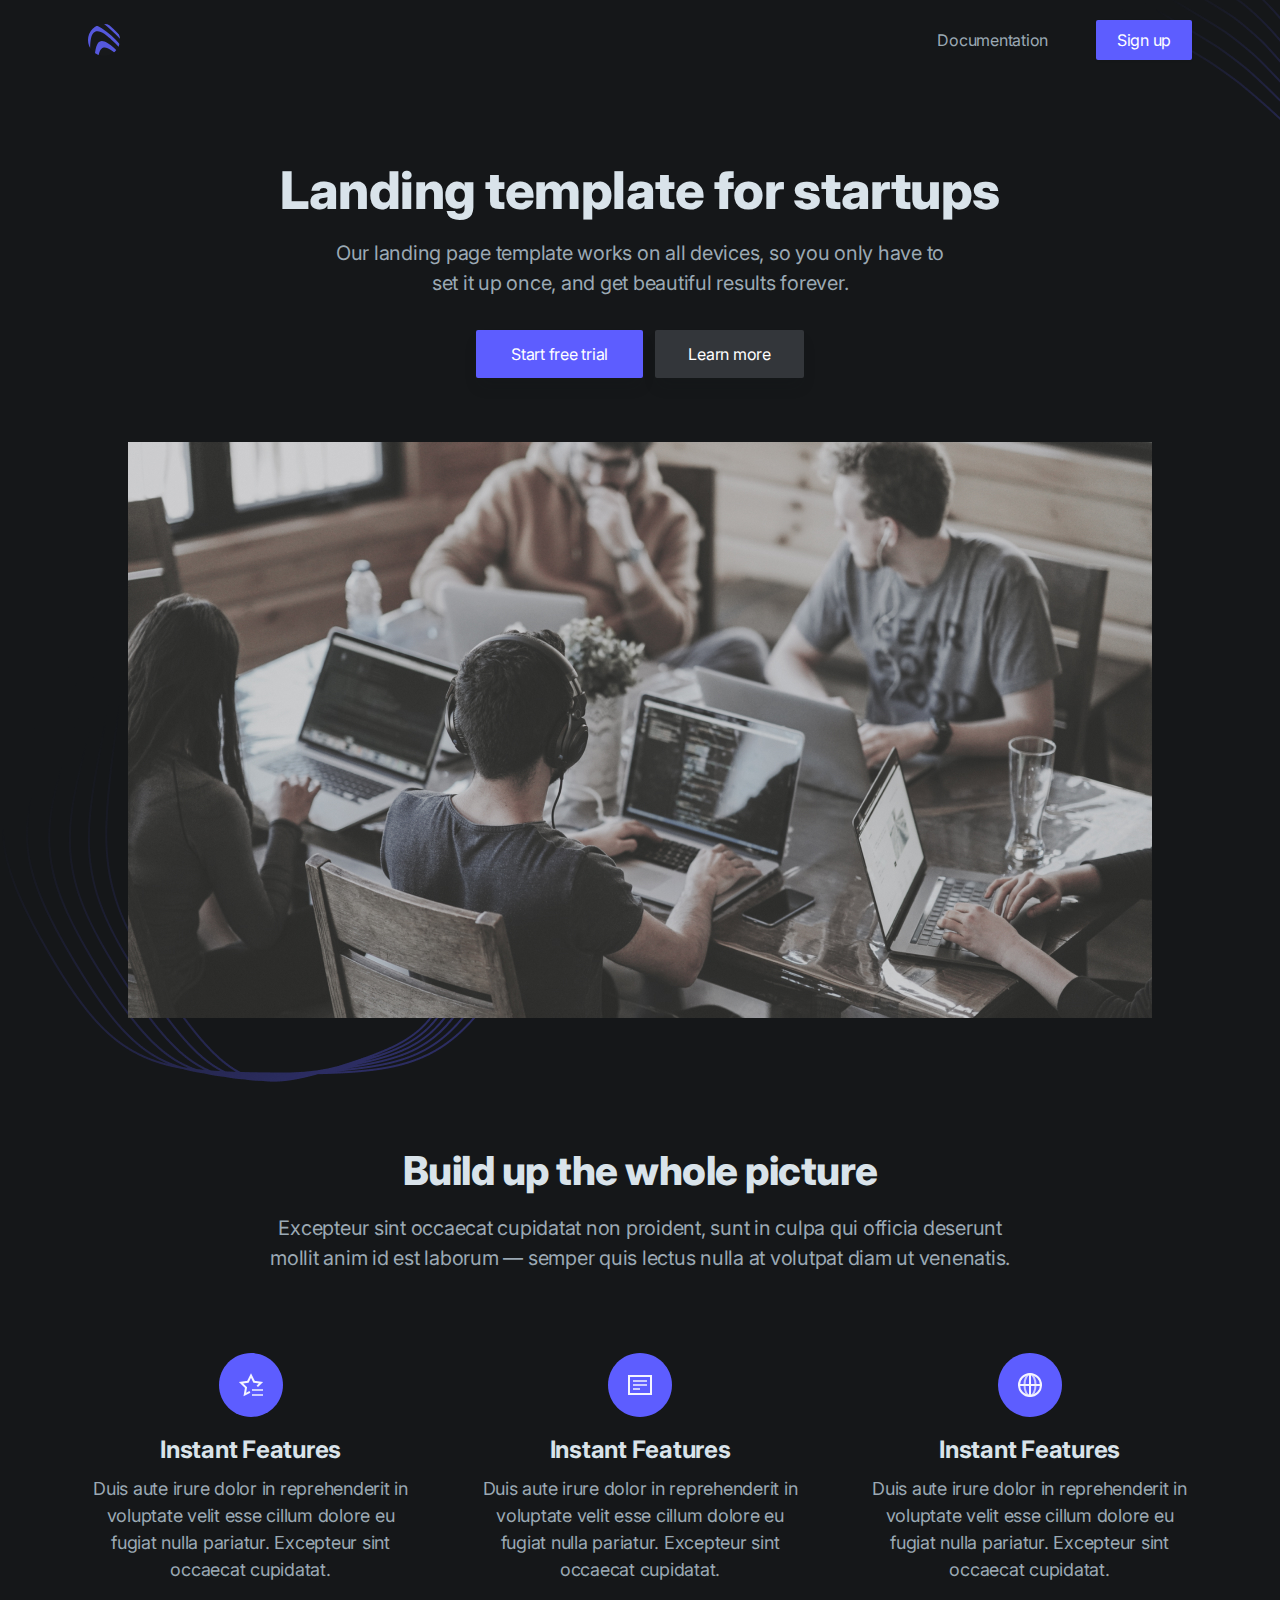
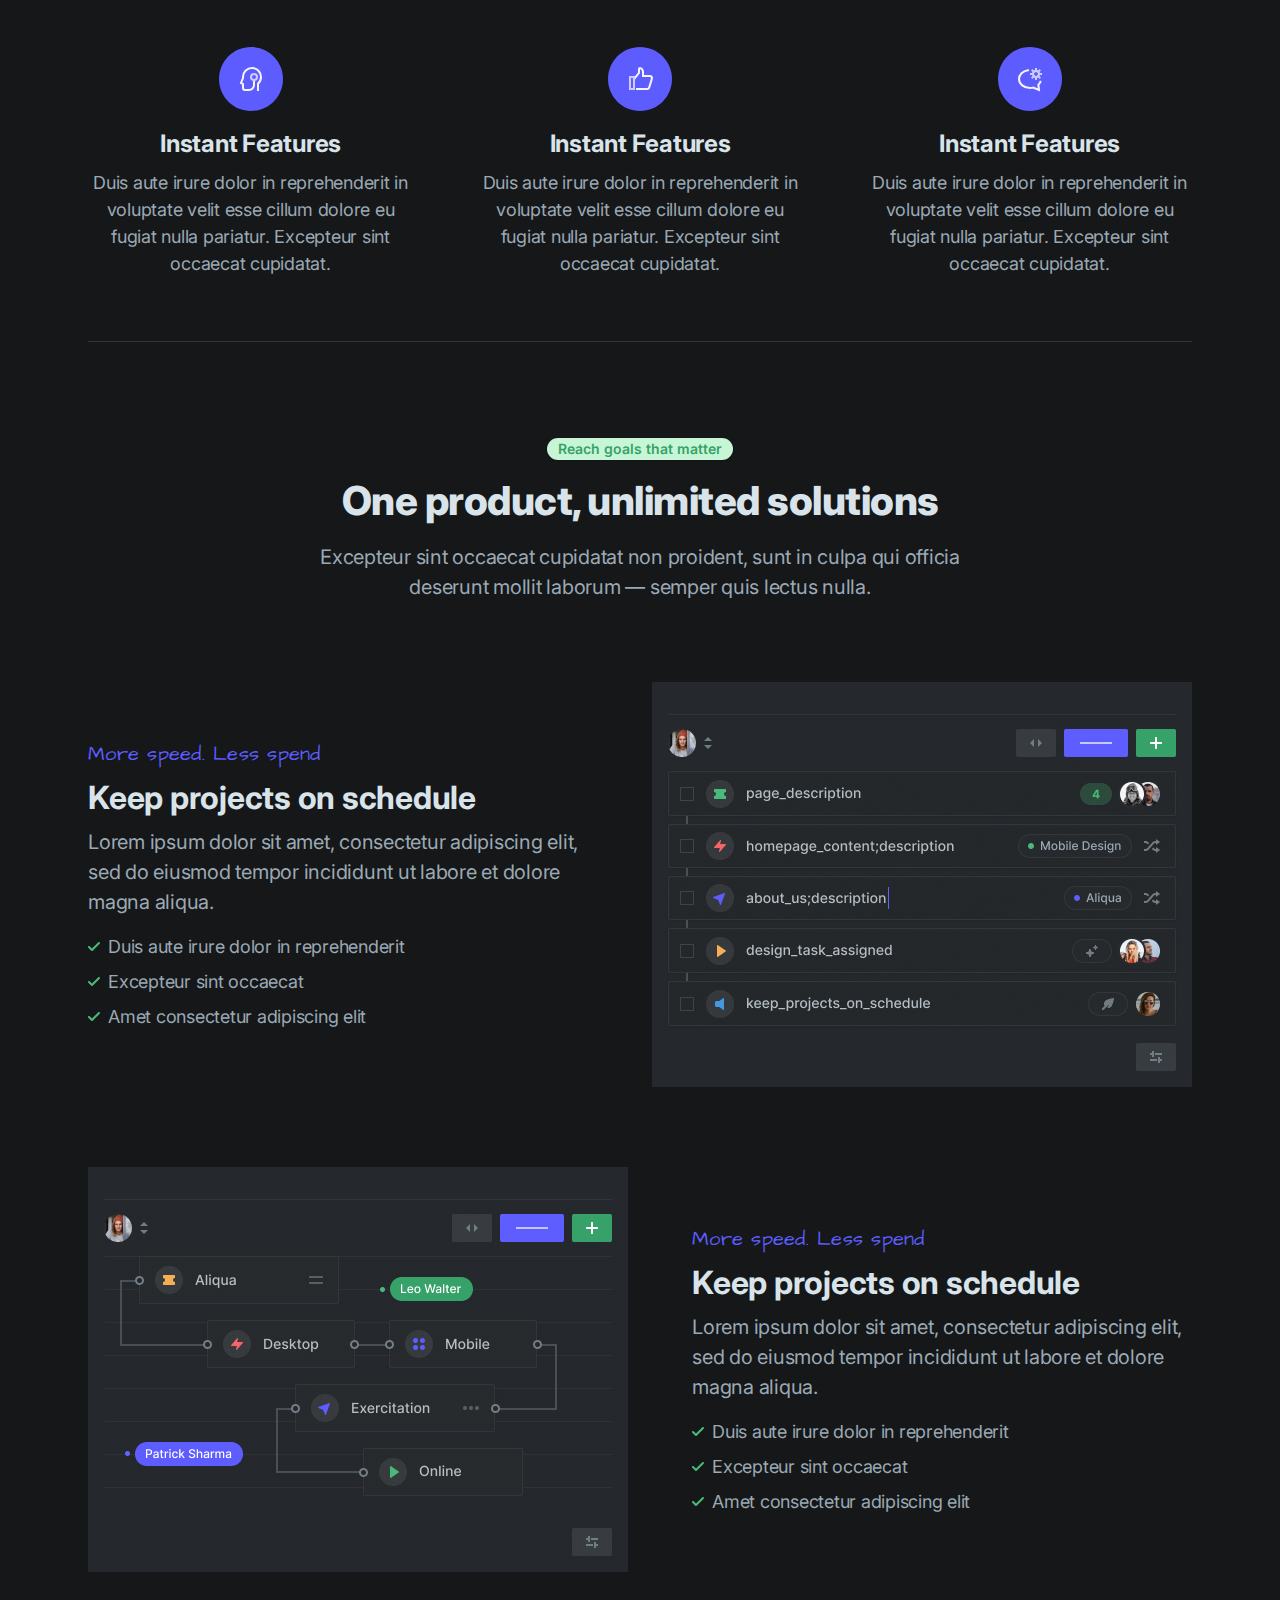
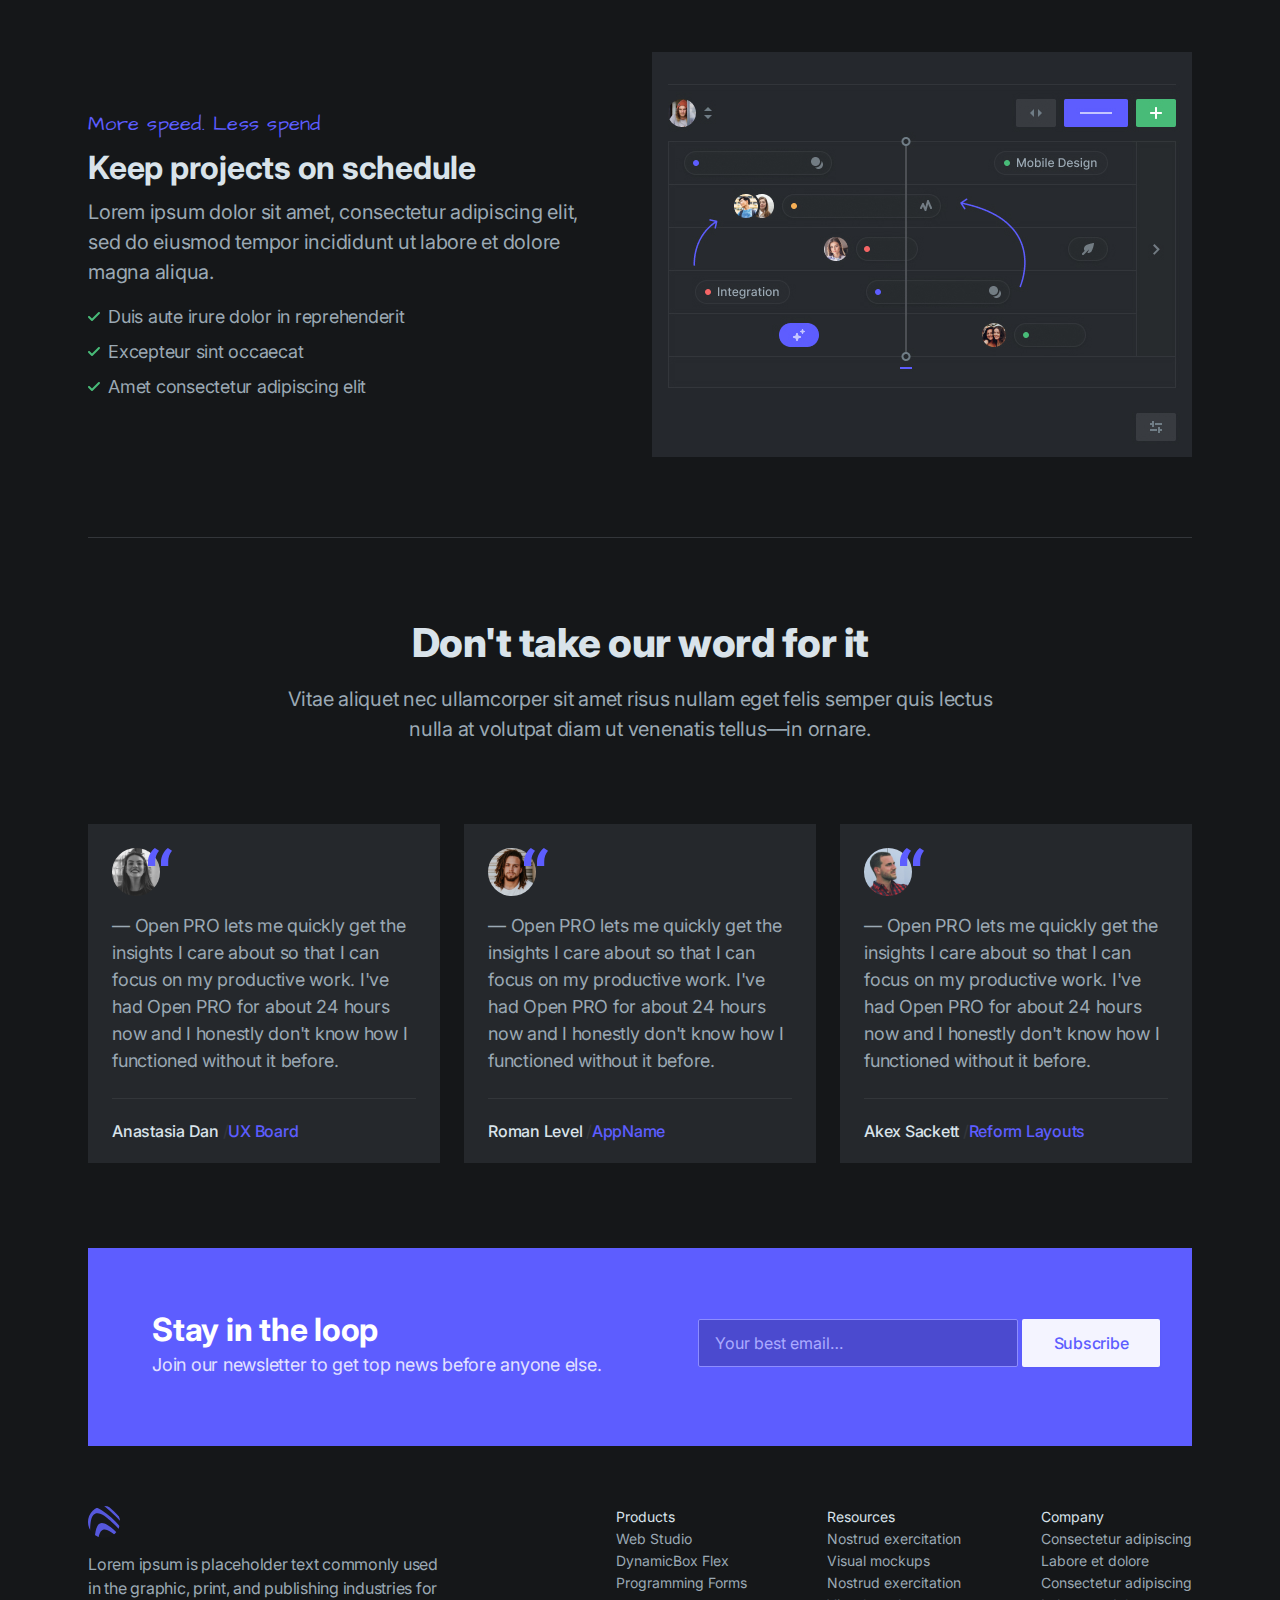
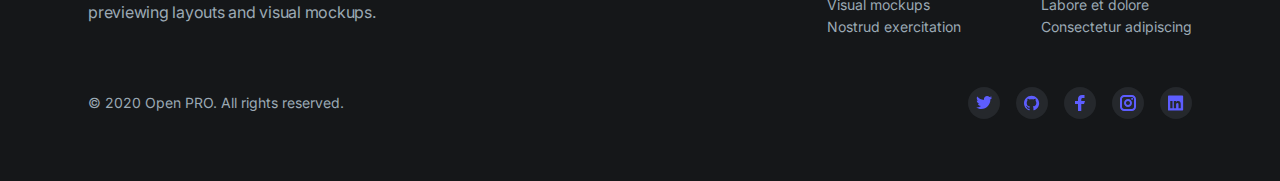
<file: index.html>
<!DOCTYPE html>
<html lang="en">
  <head>
    <meta charset="UTF-8" />
    <meta http-equiv="X-UA-Compatible" content="IE=edge" />
    <meta name="viewport" content="width=device-width, initial-scale=1.0" />
    <link rel="preconnect" href="https://fonts.googleapis.com" />
    <link rel="preconnect" href="https://fonts.gstatic.com" crossorigin />
    <link
      href="https://fonts.googleapis.com/css2?family=Inter:wght@300;400;500;600;700&display=swap"
      rel="stylesheet"
    />
    <link
      href="https://fonts.googleapis.com/css2?family=Architects+Daughter&display=swap"
      rel="stylesheet"
    />
    <link
      rel="stylesheet"
      href="https://cdnjs.cloudflare.com/ajax/libs/modern-normalize/1.1.0/modern-normalize.css"
      integrity="sha512-Y0MM+V6ymRKN2zStTqzQ227DWhhp4Mzdo6gnlRnuaNCbc+YN/ZH0sBCLTM4M0oSy9c9VKiCvd4Jk44aCLrNS5Q=="
      crossorigin="anonymous"
      referrerpolicy="no-referrer"
    />

    <link rel="stylesheet" href="./css/styles.css" />

    <title>Document</title>
  </head>
  <body>
    <header class="header">
      <div class="container">
        <img src="./img/Logo.svg" alt="" />
        <div class="header-wrap">
          <a href="" class="header-link">Documentation</a>
          <div class="link-wrap">
            <a href="./signup.html" class="header-btn">Sign up</a>
          </div>
        </div>
      </div>
      <img src="./img/Shape.png" alt="" class="header-img" />
    </header>
    <section class="hero">
      <div class="container">
        <h1 class="hero-title">Landing template for startups</h1>
        <p class="hero-text">
          Our landing page template works on all devices, so you only have to<br />
          set it up once, and get beautiful results forever.
        </p>
        <div class="btn-cover">
          <button type="button" class="trial-btn">Start free trial</button>
          <button type="button" class="learn-btn">Learn more</button>
        </div>
        <div class="hero-img-cover">
          <img src="./img/hero.jpg" alt="" />
        </div>
        <img src="./img/Combined Shape.png" alt="" class="hero-shape" />
      </div>
    </section>
    <section class="preferences">
      <div class="container">
        <h2 class="pref-title">Build up the whole picture</h2>
        <p class="pref-text">
          Excepteur sint occaecat cupidatat non proident, sunt in culpa qui officia deserunt <br />
          mollit anim id est laborum — semper quis lectus nulla at volutpat diam ut venenatis.
        </p>
        <ul class="pref-list">
          <li class="pref-item">
            <div class="pref-item-icon">
              <svg width="64" height="64">
                <use href="./img/symbol-defs.svg#icon-Icon"></use>
              </svg>
            </div>
            <h3 class="pref-item-title">Instant Features</h3>
            <p class="pref-item-text">
              Duis aute irure dolor in reprehenderit in voluptate velit esse cillum dolore eu fugiat
              nulla pariatur. Excepteur sint occaecat cupidatat.
            </p>
          </li>
          <li class="pref-item">
            <div class="pref-item-icon">
              <svg width="64" height="64">
                <use href="./img/symbol-defs.svg#icon-Icon-1"></use>
              </svg>
            </div>
            <h3 class="pref-item-title">Instant Features</h3>
            <p class="pref-item-text">
              Duis aute irure dolor in reprehenderit in voluptate velit esse cillum dolore eu fugiat
              nulla pariatur. Excepteur sint occaecat cupidatat.
            </p>
          </li>
          <li class="pref-item">
            <div class="pref-item-icon">
              <svg width="64" height="64">
                <use href="./img/symbol-defs.svg#icon-Icon-2"></use>
              </svg>
            </div>
            <h3 class="pref-item-title">Instant Features</h3>
            <p class="pref-item-text">
              Duis aute irure dolor in reprehenderit in voluptate velit esse cillum dolore eu fugiat
              nulla pariatur. Excepteur sint occaecat cupidatat.
            </p>
          </li>
          <li class="pref-item">
            <div class="pref-item-icon">
              <svg width="64" height="64">
                <use href="./img/symbol-defs.svg#icon-Icon-3"></use>
              </svg>
            </div>
            <h3 class="pref-item-title">Instant Features</h3>
            <p class="pref-item-text">
              Duis aute irure dolor in reprehenderit in voluptate velit esse cillum dolore eu fugiat
              nulla pariatur. Excepteur sint occaecat cupidatat.
            </p>
          </li>
          <li class="pref-item">
            <div class="pref-item-icon">
              <svg width="64" height="64">
                <use href="./img/symbol-defs.svg#icon-Icon-4"></use>
              </svg>
            </div>
            <h3 class="pref-item-title">Instant Features</h3>
            <p class="pref-item-text">
              Duis aute irure dolor in reprehenderit in voluptate velit esse cillum dolore eu fugiat
              nulla pariatur. Excepteur sint occaecat cupidatat.
            </p>
          </li>
          <li class="pref-item">
            <div class="pref-item-icon">
              <svg width="64" height="64">
                <use href="./img/symbol-defs.svg#icon-Icon-5"></use>
              </svg>
            </div>
            <h3 class="pref-item-title">Instant Features</h3>
            <p class="pref-item-text">
              Duis aute irure dolor in reprehenderit in voluptate velit esse cillum dolore eu fugiat
              nulla pariatur. Excepteur sint occaecat cupidatat.
            </p>
          </li>
        </ul>
      </div>
    </section>
    <section class="about">
      <div class="container">
        <div class="about-top-wrap">
          <p class="about-top-text">Reach goals that matter</p>
        </div>
        <h2 class="about-title">One product, unlimited solutions</h2>
        <p class="about-bottom-text">
          Excepteur sint occaecat cupidatat non proident, sunt in culpa qui officia <br />
          deserunt mollit laborum — semper quis lectus nulla.
        </p>

        <ul class="about-list">
          <li class="about-item">
            <div class="about-list-wrap">
              <p class="item-top-text">More speed. Less spend</p>
              <h3 class="item-title">Keep projects on schedule</h3>
              <p class="item-bottom-text">
                Lorem ipsum dolor sit amet, consectetur adipiscing elit, sed do eiusmod tempor
                incididunt ut labore et dolore magna aliqua.
              </p>
              <ul class="item-list">
                <li class="item-item">
                  <img src="./img/tick.svg" alt="" class="item-img" /> Duis aute irure dolor in
                  reprehenderit
                </li>
                <li class="item-item">
                  <img src="./img/tick.svg" alt="" class="item-img" /> Excepteur sint occaecat
                </li>
                <li class="item-item">
                  <img src="./img/tick.svg" alt="" class="item-img" /> Amet consectetur adipiscing
                  elit
                </li>
              </ul>
            </div>
            <img src="./img/1.jpg" alt="" />
          </li>
          <li class="about-item">
            <img src="./img/2.jpg" alt="" />
            <div class="about-list-wrap-center">
              <p class="item-top-text">More speed. Less spend</p>
              <h3 class="item-title">Keep projects on schedule</h3>
              <p class="item-bottom-text">
                Lorem ipsum dolor sit amet, consectetur adipiscing elit, sed do eiusmod tempor
                incididunt ut labore et dolore magna aliqua.
              </p>
              <ul class="item-list">
                <li class="item-item">
                  <img src="./img/tick.svg" alt="" class="item-img" /> Duis aute irure dolor in
                  reprehenderit
                </li>
                <li class="item-item">
                  <img src="./img/tick.svg" alt="" class="item-img" /> Excepteur sint occaecat
                </li>
                <li class="item-item">
                  <img src="./img/tick.svg" alt="" class="item-img" /> Amet consectetur adipiscing
                  elit
                </li>
              </ul>
            </div>
          </li>
          <li class="about-item">
            <div class="about-list-wrap">
              <p class="item-top-text">More speed. Less spend</p>
              <h3 class="item-title">Keep projects on schedule</h3>
              <p class="item-bottom-text">
                Lorem ipsum dolor sit amet, consectetur adipiscing elit, sed do eiusmod tempor
                incididunt ut labore et dolore magna aliqua.
              </p>
              <ul class="item-list">
                <li class="item-item">
                  <img src="./img/tick.svg" alt="" class="item-img" /> Duis aute irure dolor in
                  reprehenderit
                </li>
                <li class="item-item">
                  <img src="./img/tick.svg" alt="" class="item-img" /> Excepteur sint occaecat
                </li>
                <li class="item-item">
                  <img src="./img/tick.svg" alt="" class="item-img" /> Amet consectetur adipiscing
                  elit
                </li>
              </ul>
            </div>
            <img src="./img/3.jpg" alt="" />
          </li>
        </ul>
      </div>
    </section>
    <section class="clients">
      <div class="container">
        <h2 class="clients-title">Don't take our word for it</h2>
        <p class="clients-text">
          Vitae aliquet nec ullamcorper sit amet risus nullam eget felis semper quis lectus <br />
          nulla at volutpat diam ut venenatis tellus—in ornare.
        </p>
        <ul class="clients-list">
          <li class="clients-item">
            <div class="item-div">
              <img src="./img/Avatar.svg" alt="" />
              <p class="item-text">
                — Open PRO lets me quickly get the insights I care about so that I can focus on my
                productive work. I've had Open PRO for about 24 hours now and I honestly don't know
                how I functioned without it before.
              </p>
            </div>
            <div class="name-wrap">
              <p class="item-name">Anastasia Dan <span>/</span></p>
              <a href="" class="item-link"> UX Board</a>
            </div>
          </li>
          <li class="clients-item">
            <div class="item-div">
              <img src="./img/Avatar (1).svg" alt="" />
              <p class="item-text">
                — Open PRO lets me quickly get the insights I care about so that I can focus on my
                productive work. I've had Open PRO for about 24 hours now and I honestly don't know
                how I functioned without it before.
              </p>
            </div>
            <div class="name-wrap">
              <p class="item-name">Roman Level <span>/</span></p>
              <a href="" class="item-link"> AppName</a>
            </div>
          </li>
          <li class="clients-item">
            <div class="item-div">
              <img src="./img/Avatar (2).svg" alt="" />
              <p class="item-text">
                — Open PRO lets me quickly get the insights I care about so that I can focus on my
                productive work. I've had Open PRO for about 24 hours now and I honestly don't know
                how I functioned without it before.
              </p>
            </div>
            <div class="name-wrap">
              <p class="item-name">Akex Sackett <span>/</span></p>
              <a href="" class="item-link"> Reform Layouts</a>
            </div>
          </li>
        </ul>
      </div>
    </section>
    <section class="form">
      <div class="container">
        <div class="form-top-div">
          <h2 class="form-title">Stay in the loop</h2>
          <p class="form-text">Join our newsletter to get top news before anyone else.</p>
        </div>
        <form class="form-form">
          <input type="email" placeholder="Your best email…" class="form-input" required />
          <button type="submit" class="form-btn">Subscribe</button>
        </form>
      </div>
    </section>
    <footer class="footer">
      <div class="container">
        <div class="footer-wrap">
          <div class="footer-left-wrap">
            <img src="./img/Logo.svg" alt="" />
            <p class="footer-text">
              Lorem ipsum is placeholder text commonly used in the graphic, print, and publishing
              industries for previewing layouts and visual mockups.
            </p>
          </div>
          <div class="footer-right-wrap">
            <ul class="footer-first-list">
              <li class="footer-text-item first">Products</li>
              <li class="footer-text-item"><a href="" class="footer-text-link"> Web Studio</a></li>
              <li class="footer-text-item">
                <a href="" class="footer-text-link">DynamicBox Flex</a>
              </li>
              <li class="footer-text-item">
                <a href="" class="footer-text-link">Programming Forms</a>
              </li>
            </ul>
            <ul class="footer-second-list">
              <li class="footer-text-item first">Resources</li>
              <li class="footer-text-item">
                <a href="" class="footer-text-link">Nostrud exercitation</a>
              </li>
              <li class="footer-text-item">
                <a href="" class="footer-text-link">Visual mockups</a>
              </li>
              <li class="footer-text-item">
                <a href="" class="footer-text-link">Nostrud exercitation</a>
              </li>
              <li class="footer-text-item">
                <a href="" class="footer-text-link">Visual mockups</a>
              </li>
              <li class="footer-text-item">
                <a href="" class="footer-text-link">Nostrud exercitation</a>
              </li>
            </ul>
            <ul class="footer-third-list">
              <li class="footer-text-item first">Company</li>
              <li class="footer-text-item">
                <a href="" class="footer-text-link">Consectetur adipiscing</a>
              </li>
              <li class="footer-text-item">
                <a href="" class="footer-text-link">Labore et dolore</a>
              </li>
              <li class="footer-text-item">
                <a href="" class="footer-text-link">Consectetur adipiscing</a>
              </li>
              <li class="footer-text-item">
                <a href="" class="footer-text-link">Labore et dolore</a>
              </li>
              <li class="footer-text-item">
                <a href="" class="footer-text-link">Consectetur adipiscing</a>
              </li>
            </ul>
          </div>
        </div>
        <div class="footer-soc-wrap">
          <p class="footer-rights">© 2020 Open PRO. All rights reserved.</p>
          <ul class="footer-soc-list">
            <li class="footer-soc-item">
              <a href="" class="footer-soc-link">
                <svg width="16" height="13">
                  <use href="./img/symbol-defs.svg#icon-twit"></use>
                </svg>
              </a>
            </li>
            <li class="footer-soc-item">
              <a href="" class="footer-soc-link">
                <svg width="16" height="16">
                  <use href="./img/symbol-defs.svg#icon-git"></use>
                </svg>
              </a>
            </li>
            <li class="footer-soc-item">
              <a href="" class="footer-soc-link">
                <svg width="10" height="16">
                  <use href="./img/symbol-defs.svg#icon-facebook"></use>
                </svg>
              </a>
            </li>
            <li class="footer-soc-item">
              <a href="" class="footer-soc-link">
                <svg width="16" height="16">
                  <use href="./img/symbol-defs.svg#icon-inst"></use>
                </svg>
              </a>
            </li>
            <li class="footer-soc-item">
              <a href="" class="footer-soc-link">
                <svg width="16" height="16">
                  <use href="./img/symbol-defs.svg#icon-in"></use>
                </svg>
              </a>
            </li>
          </ul>
        </div>
      </div>
    </footer>
  </body>
</html>
</file>
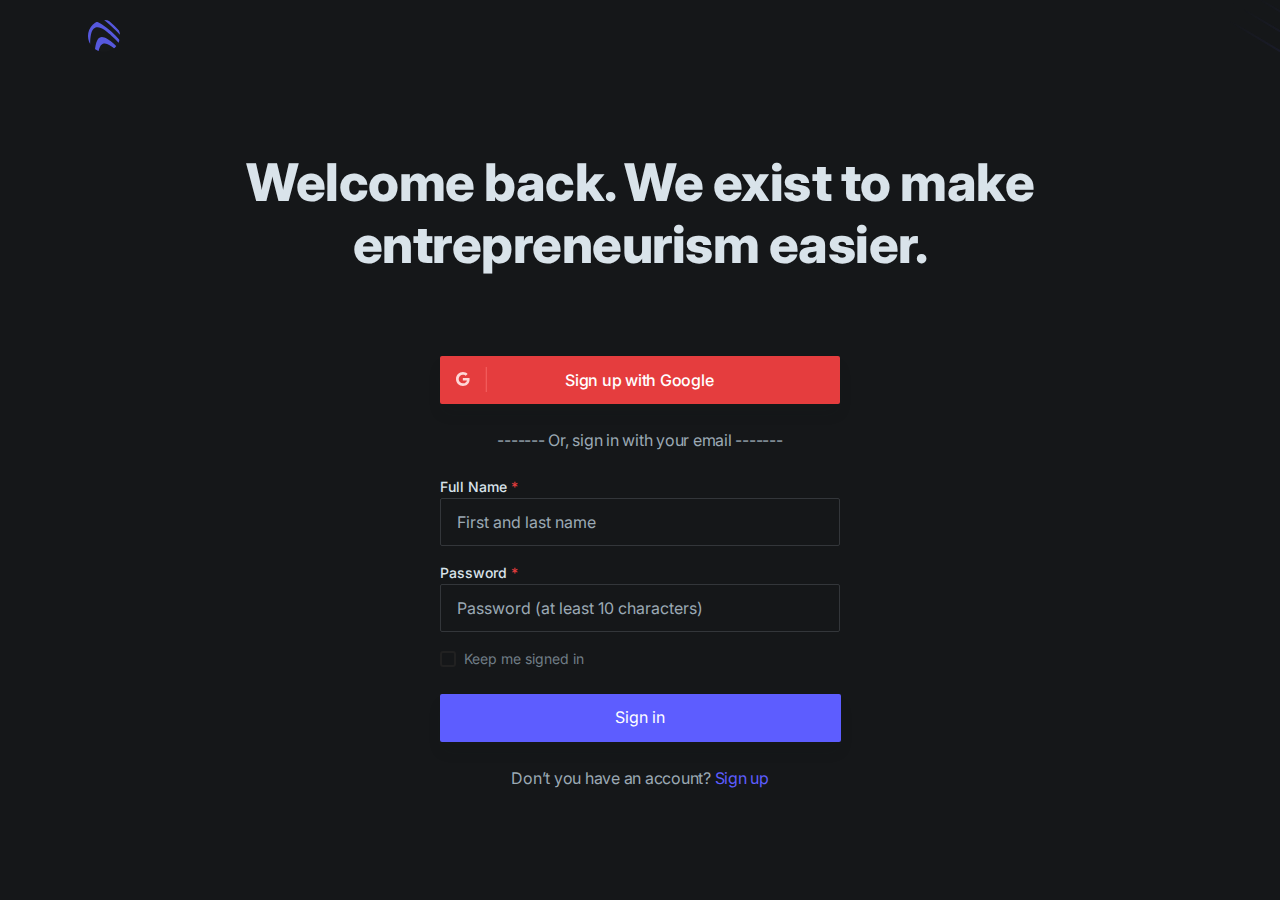
<file: signin.html>
<!DOCTYPE html>
<html lang="en">
  <head>
    <meta charset="UTF-8" />
    <meta http-equiv="X-UA-Compatible" content="IE=edge" />
    <meta name="viewport" content="width=device-width, initial-scale=1.0" />
    <link rel="preconnect" href="https://fonts.googleapis.com" />
    <link rel="preconnect" href="https://fonts.gstatic.com" crossorigin />
    <link
      href="https://fonts.googleapis.com/css2?family=Inter:wght@300;400;500;600;700&display=swap"
      rel="stylesheet"
    />
    <link
      href="https://fonts.googleapis.com/css2?family=Architects+Daughter&display=swap"
      rel="stylesheet"
    />
    <link
      rel="stylesheet"
      href="https://cdnjs.cloudflare.com/ajax/libs/modern-normalize/1.1.0/modern-normalize.css"
      integrity="sha512-Y0MM+V6ymRKN2zStTqzQ227DWhhp4Mzdo6gnlRnuaNCbc+YN/ZH0sBCLTM4M0oSy9c9VKiCvd4Jk44aCLrNS5Q=="
      crossorigin="anonymous"
      referrerpolicy="no-referrer"
    />

    <link rel="stylesheet" href="./css/styles.css" />

    <title>Document</title>
  </head>
  <body>
    <header class="header">
      <div class="container">
        <img src="./img/Logo.svg" alt="" />
        <img src="./img/Shape.png" alt="" class="header-img" />
      </div>
    </header>
    <section class="signup">
      <div class="container">
        <h1 class="signup-title">Welcome back. We exist to make entrepreneurism easier.</h1>
        <div class="signup-wrap">
          <div class="google-btn-wrap">
            <svg width="31" height="25" class="btn-icon">
              <use href="./img/symbol-defs.svg#icon-google"></use>
            </svg>
            <a href="" class="google-btn-link">Sign up with Google</a>
          </div>
          <p class="signup-text">------- Or, sign in with your email -------</p>
          <form>
            <div class="form-field">
              <label for="user-name" class="form-label">Full Name <span>*</span></label>
              <input
                type="text"
                id="user-name"
                name="user-name"
                class="signup-input"
                placeholder="First and last name"
                required
              />
            </div>
            <div class="form-field">
              <label for="user-name" class="form-label">Password <span>*</span></label>
              <input
                type="password"
                id="user-password"
                name="user-password"
                class="signup-input"
                placeholder="Password (at least 10 characters)"
                required
              />
            </div>
            <div class="modal-privacy">
              <input
                type="checkbox"
                name="privacy"
                value="true"
                class="singup-check visually-hidden"
                id="privacy"
              />
              <label for="privacy" class="check-text">Keep me signed in</label>
            </div>
            <button type="submit" class="btn-submin">Sign in</button>
          </form>
          <p class="signup-bottom-text">
            Don’t you have an account?
            <a href="./signup.html" class="signup-bottom-link">Sign up</a>
          </p>
        </div>
      </div>
    </section>
  </body>
</html>
</file>
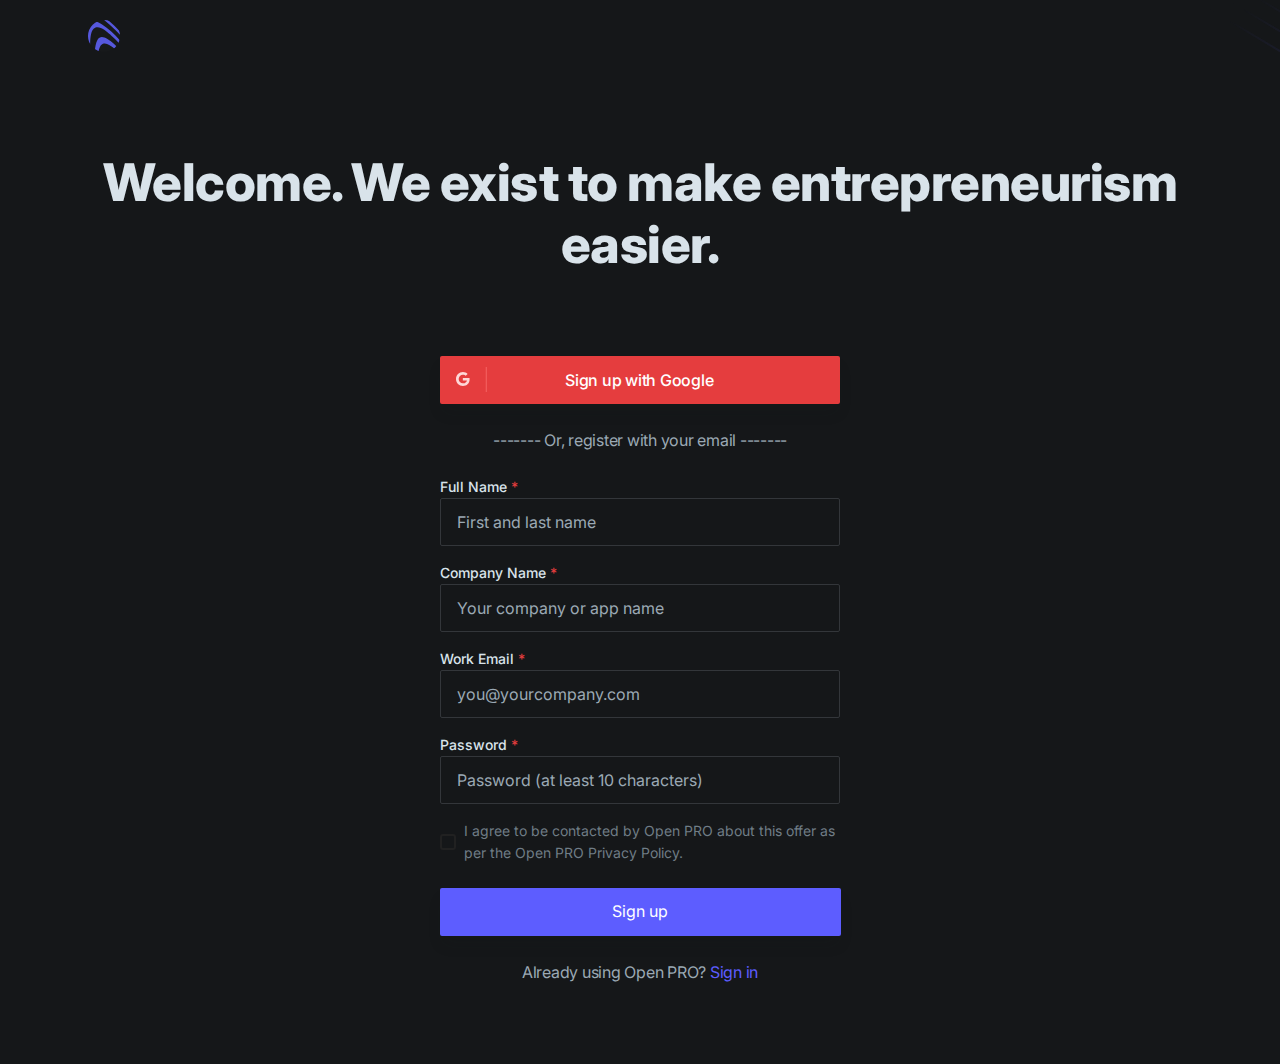
<file: signup.html>
<!DOCTYPE html>
<html lang="en">
  <head>
    <meta charset="UTF-8" />
    <meta http-equiv="X-UA-Compatible" content="IE=edge" />
    <meta name="viewport" content="width=device-width, initial-scale=1.0" />
    <link rel="preconnect" href="https://fonts.googleapis.com" />
    <link rel="preconnect" href="https://fonts.gstatic.com" crossorigin />
    <link
      href="https://fonts.googleapis.com/css2?family=Inter:wght@300;400;500;600;700&display=swap"
      rel="stylesheet"
    />
    <link
      href="https://fonts.googleapis.com/css2?family=Architects+Daughter&display=swap"
      rel="stylesheet"
    />
    <link
      rel="stylesheet"
      href="https://cdnjs.cloudflare.com/ajax/libs/modern-normalize/1.1.0/modern-normalize.css"
      integrity="sha512-Y0MM+V6ymRKN2zStTqzQ227DWhhp4Mzdo6gnlRnuaNCbc+YN/ZH0sBCLTM4M0oSy9c9VKiCvd4Jk44aCLrNS5Q=="
      crossorigin="anonymous"
      referrerpolicy="no-referrer"
    />

    <link rel="stylesheet" href="./css/styles.css" />

    <title>Document</title>
  </head>
  <body>
    <header class="header">
      <div class="container">
        <img src="./img/Logo.svg" alt="" />
        <img src="./img/Shape.png" alt="" class="header-img" />
      </div>
    </header>
    <section class="signup">
      <div class="container">
        <h1 class="signup-title">Welcome. We exist to make entrepreneurism easier.</h1>
        <div class="signup-wrap">
          <div class="google-btn-wrap">
            <svg width="31" height="25" class="btn-icon">
              <use href="./img/symbol-defs.svg#icon-google"></use>
            </svg>
            <a href="" class="google-btn-link">Sign up with Google</a>
          </div>
          <p class="signup-text">------- Or, register with your email -------</p>
          <form>
            <div class="form-field">
              <label for="user-name" class="form-label">Full Name <span>*</span></label>
              <input
                type="text"
                id="user-name"
                name="user-name"
                class="signup-input"
                placeholder="First and last name"
                required
              />
            </div>
            <div class="form-field">
              <label for="company-name" class="form-label">Company Name <span>*</span></label>
              <input
                type="text"
                id="company-name"
                name="company-name"
                class="signup-input"
                placeholder="Your company or app name"
                required
              />
            </div>
            <div class="form-field">
              <label for="user-name" class="form-label">Work Email <span>*</span></label>
              <input
                type="email"
                id="user-email"
                name="user-email"
                class="signup-input"
                placeholder="you@yourcompany.com"
                required
              />
            </div>
            <div class="form-field">
              <label for="user-name" class="form-label">Password <span>*</span></label>
              <input
                type="password"
                id="user-password"
                name="user-password"
                class="signup-input"
                placeholder="Password (at least 10 characters)"
                required
              />
            </div>
            <div class="modal-privacy">
              <input
                type="checkbox"
                name="privacy"
                value="true"
                class="singup-check visually-hidden"
                id="privacy"
              />
              <label for="privacy" class="check-text"
                >I agree to be contacted by Open PRO about this offer as per the Open PRO Privacy
                Policy.</label
              >
            </div>
            <button type="submit" class="btn-submin">Sign up</button>
          </form>
          <p class="signup-bottom-text">
            Already using Open PRO? <a href="./signin.html" class="signup-bottom-link">Sign in</a>
          </p>
        </div>
      </div>
    </section>
  </body>
</html>
</file>
<file: css/styles.css>
:root {
  --grey-color: #9ba9b4;
  --purple-color: #5d5dff;
  --title-color: #d9e3ea;
}
p,
h1,
h2,
h3,
h4,
h5 {
  margin: 0;
}
body {
  font-family: 'Inter', sans-serif;
  background-color: #151719;
}
a {
  text-decoration: none;
}
img {
  display: block;
}
ul,
ol {
  list-style: none;
  margin: 0;
  padding: 0;
}
.container {
  width: 1104px;
  margin: 0 auto;
}
button {
  cursor: pointer;
}
.visually-hidden {
  position: absolute;
  width: 1px;
  height: 1px;
  margin: -1px;
  border: 0;
  padding: 0;
  white-space: nowrap;
  clip-path: inset(100%);
  clip: rect(0 0 0 0);
  overflow: hidden;
}
/*-----------------HEADER------------------------------------*/
.header .container {
  display: flex;
  padding-top: 20px;
  padding-bottom: 20px;
  position: relative;
}
.header-wrap {
  margin-left: auto;
  display: flex;
  align-items: center;
}
.header-link {
  font-weight: 400;
  font-size: 16px;
  line-height: 1.5;
  letter-spacing: -0.25px;
  color: var(--grey-color);
  margin-right: 48px;
  transition: 250ms cubic-bezier(0.4, 0, 0.2, 1);
}
.header-link:hover {
  color: var(--title-color);
}
.link-wrap {
  display: flex;
  align-items: center;
  justify-content: center;
  width: 96px;
  height: 40px;
  box-shadow: 0px 1px 3px rgba(25, 32, 44, 0.04);
  border-radius: 2px;
  background-color: var(--purple-color);
  transition: 250ms cubic-bezier(0.4, 0, 0.2, 1);
  cursor: pointer;
}
.header-btn {
  font-family: 'Inter';
  font-weight: 400;
  font-size: 16px;
  line-height: 1.5;
  letter-spacing: -0.25px;
  color: #ffffff;
  transition: 250ms cubic-bezier(0.4, 0, 0.2, 1);
}
.link-wrap:hover {
  background-color: var(--title-color);
}
.link-wrap:hover .header-btn {
  color: #151719;
}
.header-img {
  position: absolute;
  left: 1104px;
  top: 0;
  z-index: -1;
}
/*-----------------HERO------------------------------------*/
.hero {
  padding-top: 80px;
}
.hero .container {
  position: relative;
}
.hero-title {
  font-style: normal;
  font-weight: 800;
  font-size: 52px;
  line-height: 1.19;
  text-align: center;
  letter-spacing: -0.5px;
  color: var(--title-color);
  margin-bottom: 16px;
}
.hero-text {
  font-size: 20px;
  line-height: 1.5;
  text-align: center;
  letter-spacing: -0.25px;
  color: var(--grey-color);
  margin-bottom: 32px;
}
.trial-btn {
  min-width: 167px;
  min-height: 48px;
  box-shadow: 0px 10px 15px -3px rgba(21, 23, 25, 0.16);
  border-radius: 2px;
  background-color: var(--purple-color);
  border: 0;

  font-family: 'Inter';
  font-weight: 400;
  font-size: 16px;
  line-height: 1.5;
  letter-spacing: -0.25px;
  color: #ffffff;
  margin-right: 12px;
  transition: 250ms cubic-bezier(0.4, 0, 0.2, 1);
}
.trial-btn:hover {
  background-color: var(--title-color);
  color: #151719;
}
.learn-btn {
  min-width: 149px;
  min-height: 48px;
  box-shadow: 0px 10px 15px -3px rgba(21, 23, 25, 0.16);
  border-radius: 2px;
  background-color: #33363a;
  border: 0;

  font-family: 'Inter';
  font-weight: 400;
  font-size: 16px;
  line-height: 1.5;
  letter-spacing: -0.25px;
  color: #ffffff;
  transition: 250ms cubic-bezier(0.4, 0, 0.2, 1);
}
.learn-btn:hover {
  background-color: var(--purple-color);
}
.btn-cover {
  display: flex;
  justify-content: center;
  margin-bottom: 64px;
}
.hero-img-cover {
  display: flex;
  justify-content: center;
}
.hero-shape {
  position: absolute;
  left: -86px;
  top: 370px;
  z-index: -1;
}
/*-------------------------------preferences---------------*/
.preferences {
  padding-top: 128px;
  padding-bottom: 16px;
}
.preferences .container {
  border-bottom: 1px solid #33363a;
}
.pref-title {
  font-weight: 800;
  font-size: 40px;
  line-height: 1.25;
  text-align: center;
  letter-spacing: -0.5px;
  color: var(--title-color);
  margin-bottom: 17px;
}
.pref-text {
  font-weight: 400;
  font-size: 20px;
  line-height: 1.5;
  text-align: center;
  letter-spacing: -0.25px;

  color: var(--grey-color);
  margin-bottom: 80px;
}
.pref-list {
  display: flex;
  align-items: center;
  flex-wrap: wrap;
  justify-content: space-between;
}
.pref-item {
  width: 325px;
  margin-bottom: 64px;
}
.pref-item-title {
  font-weight: 700;
  font-size: 24px;
  line-height: 1.42;
  text-align: center;
  letter-spacing: -0.25px;
  margin-bottom: 8px;
  color: var(--title-color);
}
.pref-item-text {
  font-weight: 400;
  font-size: 18px;
  line-height: 1.5;
  text-align: center;
  letter-spacing: -0.25px;
  color: var(--grey-color);
}
.pref-item-icon {
  display: flex;
  justify-content: center;
  margin-bottom: 16px;
}
/*-------------------------------about---------------*/
.about {
  padding-top: 80px;
}
.about .container {
  padding-bottom: 80px;
  border-bottom: 1px solid #33363a;
}
.about-top-text {
  width: 186px;
  background-color: #c6f6d5;
  box-shadow: 0px 1px 3px rgba(25, 32, 44, 0.04);
  border-radius: 15px;

  font-weight: 600;
  font-size: 14px;
  line-height: 1.57;
  color: #36a269;
  text-align: center;
  margin-bottom: 16px;
}
.about-top-wrap {
  display: flex;
  justify-content: center;
}
.about-title {
  font-weight: 800;
  font-size: 40px;
  line-height: 1.25;
  text-align: center;
  letter-spacing: -0.5px;
  color: var(--title-color);
  margin-bottom: 16px;
}
.about-bottom-text {
  font-size: 20px;
  line-height: 1.5;
  text-align: center;
  letter-spacing: -0.25px;
  color: var(--grey-color);
  margin-bottom: 80px;
}
.about-item:not(:last-child) {
  margin-bottom: 80px;
}
.about-list-wrap {
  margin-right: 64px;
}
.about-list-wrap-center {
  margin-left: 64px;
}
.item-top-text {
  font-family: 'Architects Daughter';
  font-style: normal;
  font-weight: 400;
  font-size: 20px;
  line-height: 1.5;
  letter-spacing: 0.25px;
  color: var(--purple-color);
  margin-bottom: 8px;
}
.about-item {
  display: flex;
  align-items: center;
}
.item-title {
  font-weight: 700;
  font-size: 32px;
  line-height: 1.31;
  letter-spacing: -0.25px;
  color: var(--title-color);
  margin-bottom: 9px;
}
.item-bottom-text {
  width: 500px;
  font-weight: 400;
  font-size: 20px;
  line-height: 1.5;
  letter-spacing: -0.25px;
  color: var(--grey-color);
  margin-bottom: 16px;
}
.item-item {
  font-size: 18px;
  line-height: 1.5;
  letter-spacing: -0.25px;
  color: var(--grey-color);
  display: flex;
}
.item-item:not(:last-child) {
  margin-bottom: 8px;
}
.item-img {
  margin-right: 8px;
}
/*------------------------CLIENTS----------------*/
.clients {
  padding-top: 80px;
  padding-bottom: 85px;
}
.clients-title {
  font-weight: 800;
  font-size: 40px;
  line-height: 1.25;
  text-align: center;
  letter-spacing: -0.5px;
  color: var(--title-color);
  margin-bottom: 16px;
}
.clients-text {
  font-weight: 400;
  font-size: 20px;
  line-height: 1.5;
  text-align: center;
  letter-spacing: -0.25px;
  color: var(--grey-color);
  margin-bottom: 80px;
}
.clients-list {
  display: flex;
  justify-content: space-between;
}
.clients-item {
  width: 352px;
  background-color: #25282c;
  padding-bottom: 20px;
  padding-right: 24px;
  padding-left: 24px;
  padding-top: 24px;
}
.item-text {
  font-weight: 400;
  font-size: 18px;
  line-height: 1.5;
  letter-spacing: -0.25px;
  color: var(--grey-color);
  margin-top: 16px;
}
.item-div {
  padding-bottom: 24px;
  border-bottom: 1px solid #33363a;
  margin-bottom: 20px;
}
.name-wrap {
  font-weight: 500;
  font-size: 16px;
  line-height: 1.5;
  letter-spacing: -0.25px;
  display: flex;
  align-items: baseline;
}
.item-name {
  color: #d9e3ea;
}
.item-name span {
  color: #33363a;
}
.item-link {
  color: #5d5dff;
}
/*----------------------FORM-----------------*/
.form {
  padding-bottom: 60px;
}
.form .container {
  background-color: #5d5dff;
  display: flex;
  align-items: center;
  padding-top: 61px;
  padding-bottom: 68px;
  padding-left: 64px;
  padding-right: 32px;
}
.form-title {
  font-weight: 700;
  font-size: 32px;
  line-height: 1.31;
  letter-spacing: -0.25px;

  color: #ffffff;
}
.form-text {
  font-weight: 400;
  font-size: 18px;
  line-height: 1.5;
  letter-spacing: -0.25px;

  color: #e2e1ff;
}
.form-form {
  margin-left: auto;
}
.form-input {
  width: 320px;
  height: 48px;
  border: 1px solid #8d8dff;
  background-color: #4b4acf;
  border-radius: 2px;
  outline: none;
  padding-top: 12px;
  padding-bottom: 12px;
  padding-left: 16px;
  color: #ababff;
  transition: 250ms cubic-bezier(0.4, 0, 0.2, 1);
}
.form-input::placeholder {
  color: #ababff;
}
.form-input:focus {
  outline: 1px solid #f4f4ff;
}
.form-btn {
  width: 138px;
  height: 48px;
  background-color: #f4f4ff;
  box-shadow: 0px 1px 3px rgba(25, 32, 44, 0.04);
  border-radius: 2px;
  border: 0;
  font-weight: 500;
  font-size: 16px;
  line-height: 1.5;
  letter-spacing: -0.25px;

  color: #5d5dff;
  transition: 250ms cubic-bezier(0.4, 0, 0.2, 1);
}
.form-btn:hover {
  background-color: #151719;
  color: var(--title-color);
}
/*----------------FOOTER-----------------------*/
.footer {
  padding-bottom: 62px;
}

.footer .footer-wrap {
  display: flex;
}
.footer-right-wrap {
  display: flex;
  margin-left: auto;
}
.footer-first-list,
.footer-second-list {
  margin-right: 80px;
}
.footer-soc-wrap {
  display: flex;
  align-items: center;
}
.footer-soc-list {
  display: flex;
  margin-left: auto;
}
.footer-text {
  width: 352px;
  font-size: 16px;
  line-height: 1.5;
  letter-spacing: -0.25px;
  color: var(--grey-color);
  margin-top: 14px;
  margin-bottom: 63px;
}
.footer-text-link {
  color: var(--grey-color);
  transition: color 250ms cubic-bezier(0.4, 0, 0.2, 1);
}
.footer-text-link:hover,
.footer-text-link:focus {
  color: var(--title-color);
}
.footer-rights,
.footer-text-item {
  font-size: 14px;
  line-height: 1.57;
  color: var(--grey-color);
}
.first {
  color: #d9e3ea;
}
.footer-soc-link {
  display: flex;
  align-items: center;
  justify-content: center;
  width: 32px;
  height: 32px;
  background-color: #25282c;
  border-radius: 16px;
  margin-left: 16px;
  fill: var(--purple-color);
  transition: 250ms cubic-bezier(0.4, 0, 0.2, 1);
}
.footer-soc-link:hover {
  background-color: var(--purple-color);
  fill: var(--title-color);
}
/*---------------------------------SIGNUP--------------------------*/
.signup {
  padding-top: 80px;
  padding-bottom: 80px;
}
.signup-title {
  font-weight: 800;
  font-size: 52px;
  line-height: 1.19;
  text-align: center;
  letter-spacing: -0.5px;
  color: var(--title-color);
  margin-bottom: 80px;
}
.signup-wrap {
  width: 401px;
  display: flex;
  flex-wrap: wrap;
  justify-content: center;
  margin: 0 auto;
}
.google-btn-wrap {
  display: flex;
  align-items: center;
  padding-left: 16px;
  width: 400px;
  height: 48px;
  background-color: #e53d3e;
  box-shadow: 0px 10px 15px -3px rgba(21, 23, 25, 0.16);
  border-radius: 2px;
  cursor: pointer;
  margin-bottom: 24px;
}
.google-btn-link {
  font-weight: 500;
  font-size: 16px;
  line-height: 1.5;
  letter-spacing: -0.25px;
  color: #ffffff;
}
.btn-icon {
  margin-right: 78px;
}
.signup-text {
  font-weight: 400;
  font-size: 16px;
  line-height: 1.5;
  letter-spacing: -0.25px;
  color: var(--grey-color);
  text-align: center;
  margin-bottom: 24px;
}
.form-field {
  margin-bottom: 16px;
}
.signup-input {
  width: 400px;
  height: 48px;
  border: 1px solid #33363a;
  border-radius: 2px;
  background-color: transparent;
  color: var(--grey-color);
  padding-left: 16px;
}
.signup-input::placeholder {
  color: var(--grey-color);
}
.form-label {
  font-weight: 500;
  font-size: 14px;
  line-height: 1.57;
  color: var(--title-color);
  margin-bottom: 4px;
}
.form-label span {
  color: #e53d3e;
}
.signup-input:focus {
  outline: 1px solid var(--title-color);
}
.check-text {
  font-weight: 400;
  font-size: 14px;
  line-height: 1.57;
  color: #707d86;
  display: flex;
  align-items: center;
}
.check-text::before {
  content: ' ';
  min-width: 16px;
  height: 16px;
  border: 2px solid #212121;
  border-radius: 3px;
  margin-right: 8px;
  display: block;
  align-items: center;
}
.singup-check:checked + .check-text::before {
  background-color: var(--purple-color);
  background-image: url(../img/Check.svg);
  border: none;
  background-repeat: no-repeat;
  background-position: center;
}
.modal-privacy {
  margin-bottom: 24px;
  display: flex;
  align-items: center;
}
.btn-submin {
  width: 100%;
  height: 48px;
  border: none;
  background-color: #5d5dff;
  box-shadow: 0px 10px 15px -3px rgba(21, 23, 25, 0.16);
  border-radius: 2px;
  color: #ffffff;
  margin-bottom: 24px;
}
.signup-bottom-text {
  font-weight: 400;
  font-size: 16px;
  line-height: 1.5;
  letter-spacing: -0.25px;
  color: var(--grey-color);
}
.signup-bottom-link {
  color: var(--purple-color);
}
</file>
